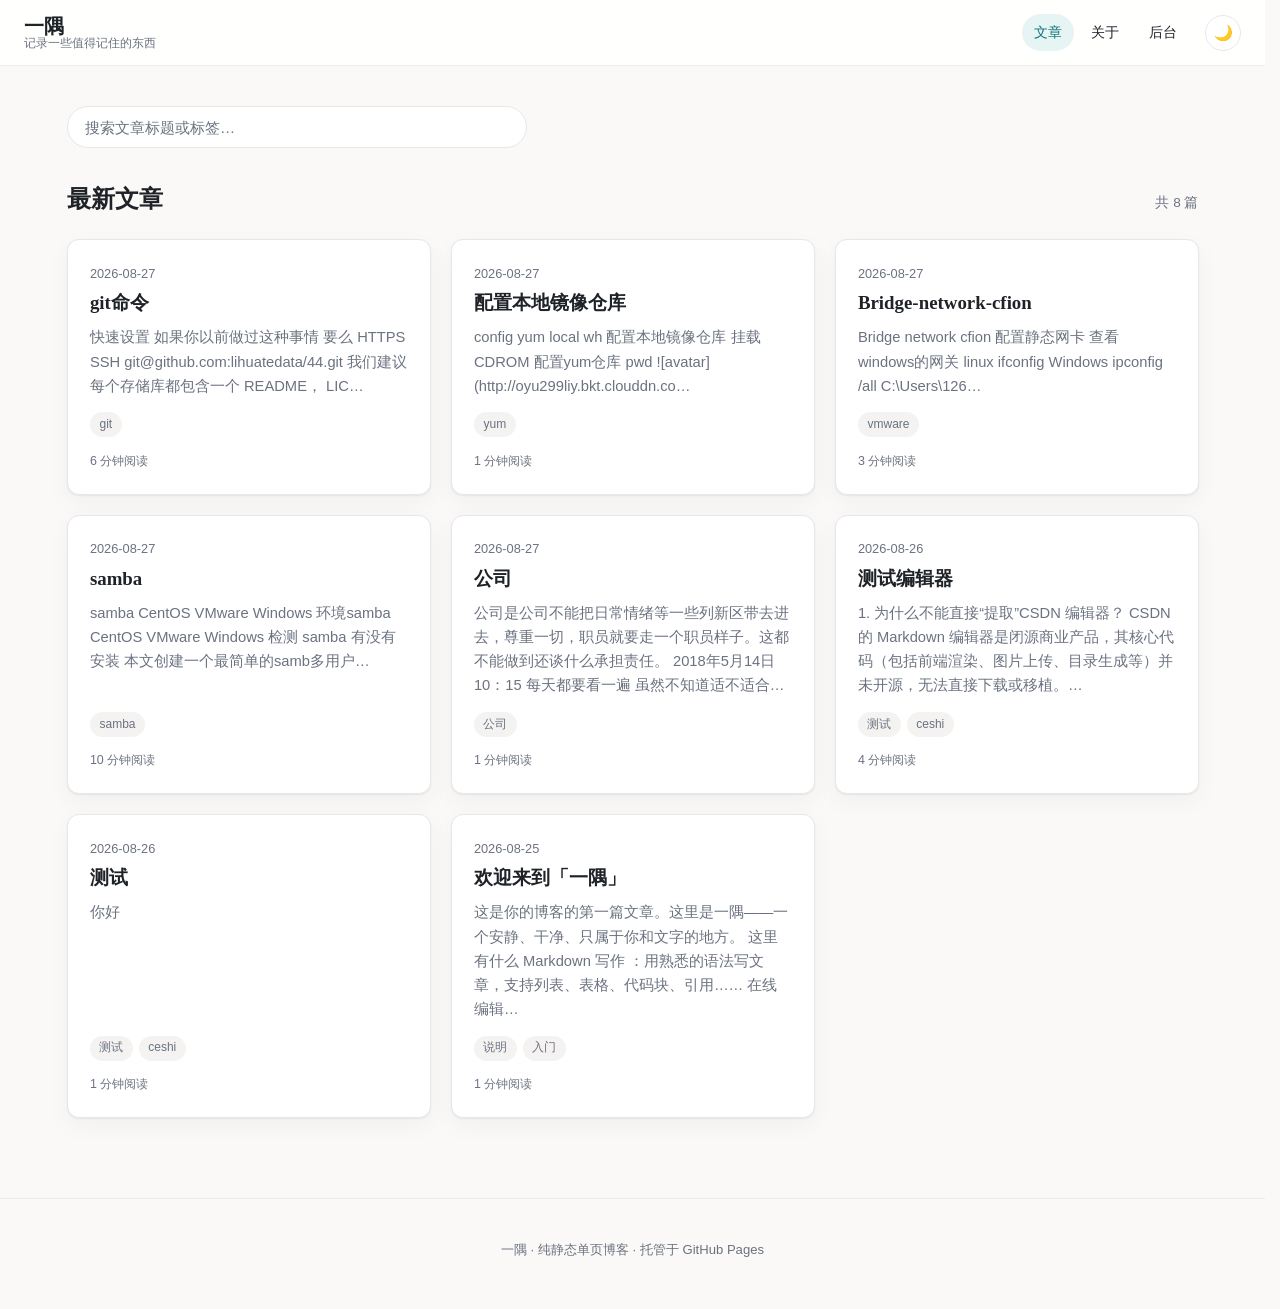
<file: index.html>
<!DOCTYPE html>
<html lang="zh-CN" data-theme="light">
<head>
  <meta charset="utf-8">
  <meta name="viewport" content="width=device-width, initial-scale=1">
  <meta name="description" content="一隅 · 一个安静、干净的单页博客">
  <title>一隅 · 记录一些值得记住的东西</title>
  <link rel="stylesheet" href="assets/css/style.css">
  <script>
    // 主题预设（与后台同一 localStorage key），提前执行避免夜间闪白
    (function () {
      try {
        var t = localStorage.getItem("theme") ||
          (window.matchMedia("(prefers-color-scheme: dark)").matches ? "dark" : "light");
        document.documentElement.setAttribute("data-theme", t);
        document.addEventListener("DOMContentLoaded", function () {
          var b = document.getElementById("theme-toggle");
          if (b) b.textContent = t === "dark" ? "☀️" : "🌙";
        });
      } catch (e) {}
    })();
  </script>
  <!-- 评论预加载：提前建立连接并下载 giscus 脚本，让评论区尽早出现 -->
  <link rel="preconnect" href="https://giscus.app" crossorigin>
  <link rel="preconnect" href="https://api.github.com" crossorigin>
  <link rel="preload" href="https://giscus.app/client.js" as="script" crossorigin="anonymous">
</head>
<body>
  <header class="topbar">
    <div class="brand">
      <span class="title">一隅</span>
      <span class="tagline">记录一些值得记住的东西</span>
    </div>
    <nav class="nav">
      <a href="#/" class="active">文章</a>
      <a href="#/about">关于</a>
      <a href="admin.html">后台</a>
    </nav>
    <button id="theme-toggle" class="icon-btn" title="切换明暗模式">🌙</button>
  </header>

  <main class="main">
    <div class="search-wrap">
      <input id="search" class="search" type="search" placeholder="搜索文章标题或标签…" autocomplete="off">
    </div>
    <div id="app"><div class="loading">正在加载文章…</div></div>
  </main>

  <footer class="footer">一隅 · 纯静态单页博客 · 托管于 GitHub Pages</footer>

  <button id="back-top" class="back-top" title="返回顶部">↑</button>
  <div id="toast" class="toast"></div>

  <script src="assets/vendor/highlight.min.js?v=11"></script>
  <script src="assets/vendor/marked.min.js"></script>
  <script src="assets/vendor/purify.min.js"></script>
  <script src="config.js"></script>
  <script src="assets/js/blog.js"></script>
</body>
</html>
</file>
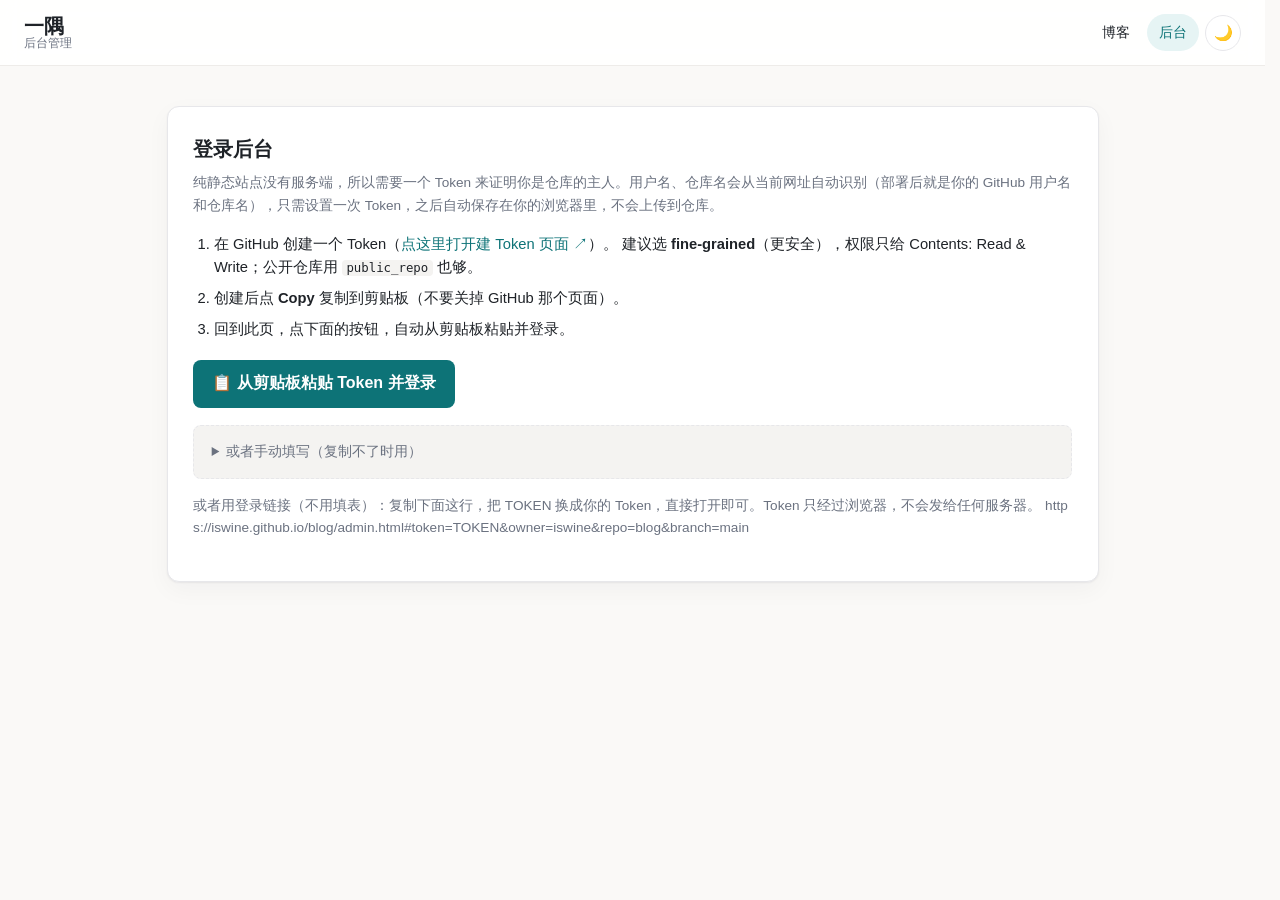
<file: admin.html>
<!DOCTYPE html>
<html lang="zh-CN" data-theme="light">
<head>
  <meta charset="utf-8">
  <meta name="viewport" content="width=device-width, initial-scale=1">
  <title>后台 · 一隅</title>
  <script>
    // 主题预设（与前台同一 localStorage key），提前执行避免夜间闪白
    (function () {
      try {
        var t = localStorage.getItem("theme") ||
          (window.matchMedia("(prefers-color-scheme: dark)").matches ? "dark" : "light");
        document.documentElement.setAttribute("data-theme", t);
        document.addEventListener("DOMContentLoaded", function () {
          var b = document.getElementById("theme-toggle");
          if (b) b.textContent = t === "dark" ? "☀️" : "🌙";
        });
      } catch (e) {}
    })();
  </script>
  <link rel="stylesheet" href="assets/css/style.css">
  <link rel="stylesheet" href="assets/vendor/hljs-github-dark.min.css">
  <link rel="stylesheet" href="assets/vendor/bytemd/bytemd.min.css">
</head>
<body>
  <header class="topbar">
    <div class="brand"><span class="title">一隅</span><span class="tagline">后台管理</span></div>
    <nav class="nav"><a href="index.html">博客</a><a href="admin.html" class="active">后台</a><button id="theme-toggle" class="icon-btn" title="切换明暗模式">🌙</button></nav>
  </header>

  <main class="admin-wrap">
    <!-- 登录 -->
    <section id="login-card" class="admin-card">
      <h2>登录后台</h2>
      <p class="hint">纯静态站点没有服务端，所以需要一个 Token 来证明你是仓库的主人。用户名、仓库名会从当前网址自动识别（部署后就是你的 GitHub 用户名和仓库名），只需设置一次 Token，之后自动保存在你的浏览器里，不会上传到仓库。</p>

      <ol class="steps">
        <li>在 GitHub 创建一个 Token（<a href="https://github.com/settings/tokens/new?scopes=repo&amp;description=%E4%B8%80%E9%9A%85%E5%8D%9A%E5%8D%88%E5%90%8E%E5%8F%B0" target="_blank" rel="noopener">点这里打开建 Token 页面 ↗</a>）。
          建议选 <b>fine-grained</b>（更安全），权限只给 Contents: Read &amp; Write；公开仓库用 <code>public_repo</code> 也够。</li>
        <li>创建后点 <b>Copy</b> 复制到剪贴板（不要关掉 GitHub 那个页面）。</li>
        <li>回到此页，点下面的按钮，自动从剪贴板粘贴并登录。</li>
      </ol>

      <button id="paste-login-btn" class="btn" style="font-size:1rem;padding:0.85rem 1.2rem">📋 从剪贴板粘贴 Token 并登录</button>

      <details class="manual">
        <summary>或者手动填写（复制不了时用）</summary>
        <div class="form-row" style="margin-top:1rem">
          <label class="field">GitHub 用户名<input id="f-owner" type="text" placeholder="your-github-username"></label>
          <label class="field">仓库名<input id="f-repo" type="text" placeholder="blog"></label>
          <label class="field">分支<input id="f-branch" type="text" placeholder="main" value="main"></label>
        </div>
        <div class="form-row">
          <label class="field" style="flex:1 1 100%">Personal Access Token<input id="f-token" type="password" placeholder="github_pat_…" autocomplete="off"></label>
        </div>
        <button id="login-btn" class="btn ghost">手动登录</button>
      </details>

      <p class="hint" id="link-hint"></p>
    </section>

    <!-- 文章管理 -->
    <section id="list-panel" class="admin-card" style="display:none">
      <h2>文章管理</h2>
      <p class="hint" id="user-hint"></p>
      <div id="post-list"></div>
      <div style="display:flex;gap:.5rem;flex-wrap:wrap;margin-top:1rem">
        <button id="new-btn" class="btn">＋ 新建文章</button>
        <button id="sync-btn" class="btn ghost">从仓库同步索引</button>
        <button id="logout-btn" class="btn ghost" style="margin-left:auto">退出登录</button>
      </div>
    </section>

<!-- 编辑器（掘金式全屏） -->
    <section id="editor-panel" style="display:none">
      <div class="ed-topbar">
        <a href="#" id="ed-back" class="ed-back" title="返回列表">←</a>
        <input id="e-title" class="ed-title" type="text" placeholder="请输入文章标题…">
        <button id="theme-toggle-ed" class="icon-btn" title="切换明暗模式">🌙</button>
        <button id="meta-ball" class="meta-ball" title="文章设置：slug / 日期 / 标签"></button>
        <button id="publish-btn" class="btn">发布</button>
        <nav class="nav" style="margin-left:0.2rem">
          <a href="index.html">博客</a>
          <a href="admin.html" class="active">后台</a>
        </nav>
      </div>
      <div class="ed-body">
        <div id="e-editor"></div>
      </div>
      <div id="meta-pop" class="meta-pop">
        <div class="meta-pop-head">文章设置<button id="meta-close" class="meta-close">×</button></div>
        <label class="field">slug<input id="e-slug" type="text" placeholder="留空则从标题生成"></label>
        <label class="field">日期<input id="e-date" type="date"></label>
        <label class="field">标签（逗号分隔）<input id="e-tags" type="text" placeholder="标签1, 标签2"></label>
        <p class="hint" style="margin:.4rem 0 0">留空的 slug 会按标题自动生成。</p>
      </div>
    </section>
  </main>

  <div id="toast" class="toast"></div>
  <button id="back-top" class="back-top">↑</button>

  <script>window.process = window.process || { env: { NODE_ENV: "production" } };</script>
  <script src="assets/vendor/highlight.min.js"></script>
  <script src="assets/vendor/bytemd/plugin-gfm.min.js"></script>
  <script src="assets/vendor/bytemd/plugin-highlight.min.js"></script>
  <script src="assets/vendor/bytemd/bytemd.min.js"></script>
  <script src="config.js"></script>
  <script src="assets/js/admin.js"></script>
</body>
</html>
</file>
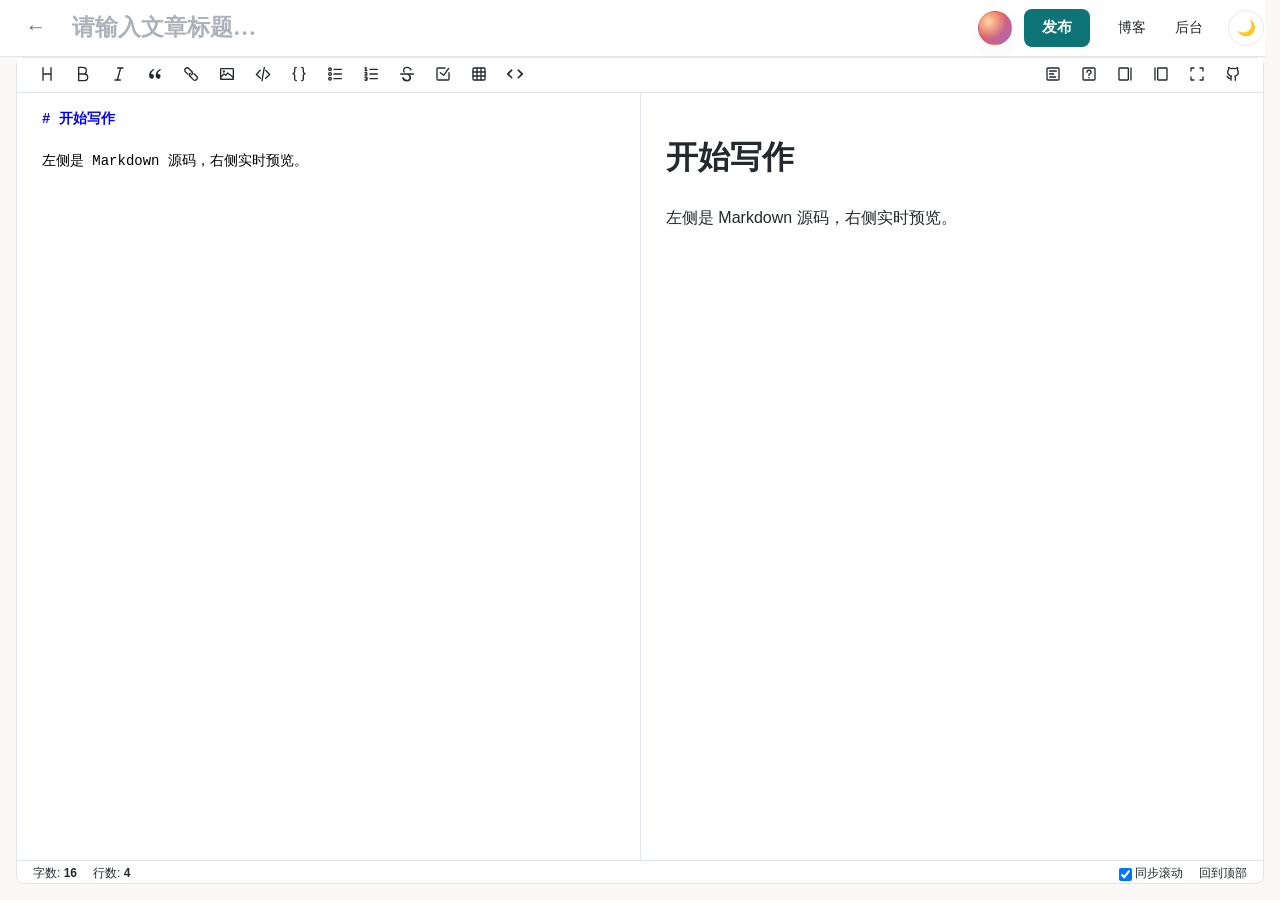
<file: bytemd-demo.html>
<!DOCTYPE html>
<html lang="zh-CN" data-theme="light">
<head>
  <meta charset="utf-8">
  <meta name="viewport" content="width=device-width, initial-scale=1">
  <title>ByteMD 编辑器预览 · 一隅</title>
  <script>
    (function () {
      try {
        var t = localStorage.getItem("theme") ||
          (window.matchMedia("(prefers-color-scheme: dark)").matches ? "dark" : "light");
        document.documentElement.setAttribute("data-theme", t);
        document.addEventListener("DOMContentLoaded", function () {
          var b = document.getElementById("theme-toggle");
          if (b) b.textContent = t === "dark" ? "☀️" : "🌙";
        });
      } catch (e) {}
    })();
  </script>
  <link rel="stylesheet" href="assets/css/style.css">
  <link rel="stylesheet" href="assets/vendor/hljs-github-dark.min.css">
  <link rel="stylesheet" href="assets/vendor/bytemd/bytemd.min.css">
</head>
<body class="editor-open-host">
  <!-- 全屏编辑视图（与后台编辑面板同款结构） -->
  <div id="editor-panel" class="editor-open">
    <div class="ed-topbar">
      <span class="ed-back" title="返回">←</span>
      <input id="e-title" class="ed-title" type="text" placeholder="请输入文章标题…" value="">
      <button id="meta-ball" class="meta-ball" title="文章设置：slug / 日期 / 标签"></button>
      <button id="publish-btn" class="btn">发布</button>
      <nav class="nav" style="margin-left:0.2rem">
        <a href="index.html">博客</a>
        <a href="admin.html">后台</a>
      </nav>
      <button id="theme-toggle" class="icon-btn" title="切换明暗模式">🌙</button>
    </div>
    <div class="ed-body">
      <div id="e-editor"></div>
    </div>
    <div id="meta-pop" class="meta-pop">
      <div class="meta-pop-head">文章设置<button id="meta-close" class="meta-close">×</button></div>
      <label class="field">slug<input type="text" placeholder="留空则从标题生成"></label>
      <label class="field">日期<input type="date"></label>
      <label class="field">标签（逗号分隔）<input type="text" placeholder="标签1, 标签2"></label>
    </div>
  </div>

  <script>window.process = window.process || { env: { NODE_ENV: "production" } };</script>
  <script src="assets/vendor/highlight.min.js"></script>
  <script src="assets/vendor/bytemd/plugin-gfm.min.js"></script>
  <script src="assets/vendor/bytemd/plugin-highlight.min.js"></script>
  <script src="assets/vendor/bytemd/bytemd.min.js"></script>
  <script>
  const CODE_LANGS = [
    ["Text", ""], ["Bash", "bash"], ["C", "c"], ["C++", "cpp"], ["C#", "csharp"],
    ["Java", "java"], ["JavaScript", "javascript"], ["TypeScript", "typescript"],
    ["Python", "python"], ["Go", "go"], ["Rust", "rust"], ["PHP", "php"],
    ["Ruby", "ruby"], ["Swift", "swift"], ["Kotlin", "kotlin"],
    ["Objective-C", "objectivec"], ["CSS", "css"], ["HTML/XML", "xml"],
    ["SQL", "sql"], ["JSON", "json"], ["YAML", "yaml"], ["Shell", "shell"],
    ["Lua", "lua"], ["Markdown", "markdown"],
  ];
  async function uploadImages(files) {
    return files.map(f => ({ url: "assets/img/" + f.name }));
  }
  function codeBlockPlugin() {
    return {
      actions: [{
        title: "插入代码块",
        icon: '<svg width="16" height="16" viewBox="0 0 16 16" fill="currentColor"><path d="M5.28 3.72a.75.75 0 0 1 0 1.06L2.06 8l3.22 3.22a.75.75 0 1 1-1.06 1.06L-.47 8l4.53-4.53a.75.75 0 0 1 1.06 0zm5.44 0a.75.75 0 0 0 0 1.06L13.94 8l-3.22 3.22a.75.75 0 1 0 1.06 1.06L16.47 8l-4.69-4.53a.75.75 0 0 0-1.06 0z"/></svg>',
        handler: {
          type: "dropdown",
          actions: CODE_LANGS.map(([label, v]) => ({
            title: label,
            icon: "",
            handler: { type: "action", click: (ctx) => ctx.appendBlock("```" + v + "\n\n```") },
          })),
        },
      }],
    };
  }
  fetch("assets/vendor/bytemd/locales/zh_Hans.json")
    .then((r) => (r.ok ? r.json() : {}))
    .then((zh) => {
      const ed = new bytemd.Editor({
        target: document.getElementById("e-editor"),
        props: {
          value: "# 开始写作\n\n左侧是 Markdown 源码，右侧实时预览。\n",
          placeholder: "# 标题\n正文…",
          locale: zh,
          plugins: [bytemdPluginGfm(), bytemdPluginHighlight(), codeBlockPlugin()],
          uploadImages,
        },
      });
      ed.$on("change", (e) => ed.$set({ value: e.detail.value })); // 受控回环：驱动右侧预览
    });

  // 弹窗交互（同后台）
  const pop = document.getElementById("meta-pop");
  const ball = document.getElementById("meta-ball");
  ball.addEventListener("click", () => pop.classList.toggle("open"));
  document.getElementById("meta-close").addEventListener("click", () => pop.classList.remove("open"));
  document.addEventListener("mousedown", (ev) => {
    if (!pop.classList.contains("open")) return;
    if (pop.contains(ev.target) || ball.contains(ev.target)) return;
    pop.classList.remove("open");
  });

  document.getElementById("theme-toggle").addEventListener("click", () => {
    const t = document.documentElement.getAttribute("data-theme") === "dark" ? "light" : "dark";
    document.documentElement.setAttribute("data-theme", t);
    try { localStorage.setItem("theme", t); } catch (e) {}
    document.getElementById("theme-toggle").textContent = t === "dark" ? "☀️" : "🌙";
  });
  </script>
</body>
</html>
</file>
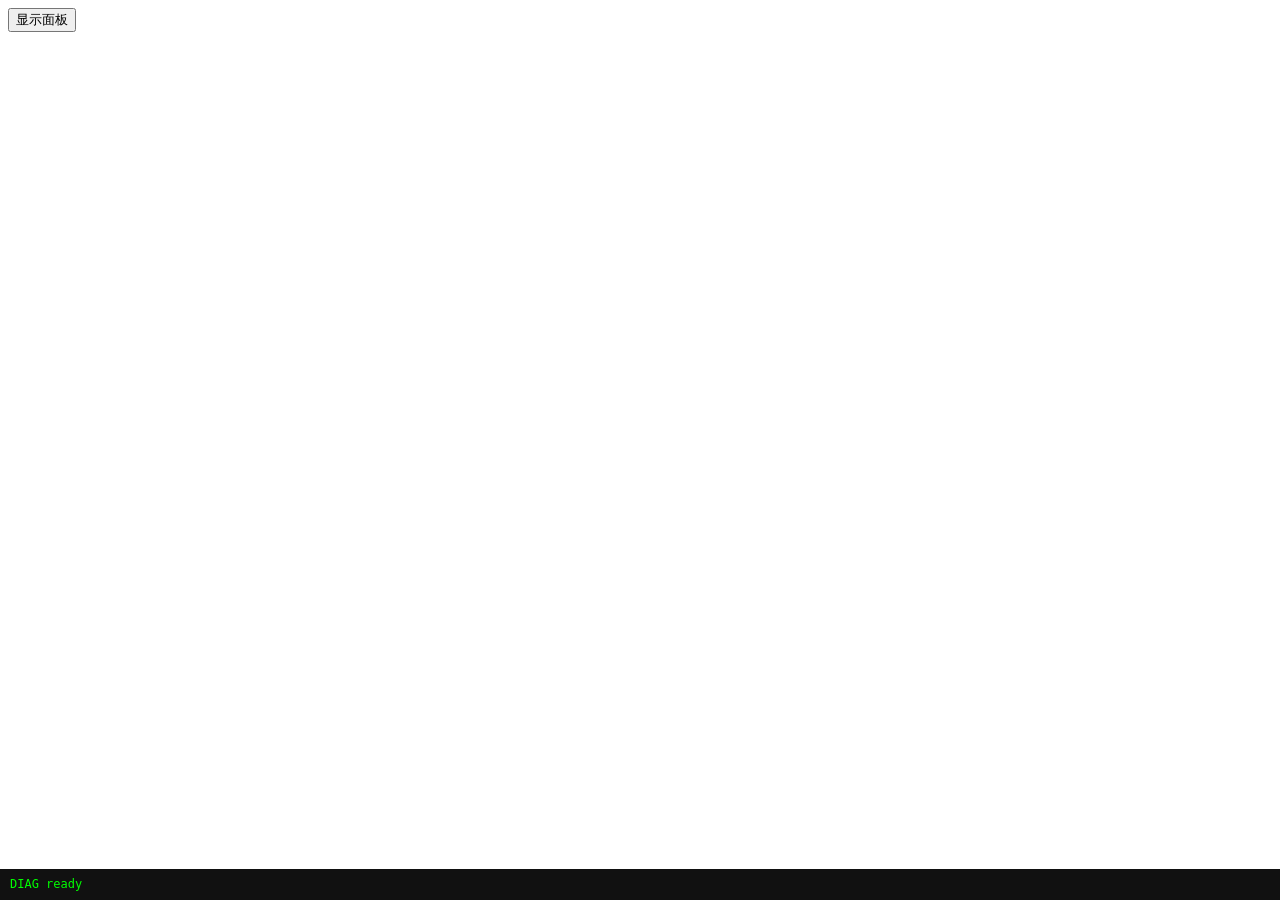
<file: repro-hidden.html>
<!DOCTYPE html>
<html lang="zh-CN">
<head>
  <meta charset="utf-8">
  <title>复现实验：隐藏容器中创建 bytemd</title>
  <link rel="stylesheet" href="assets/vendor/hljs-github-dark.min.css">
  <link rel="stylesheet" href="assets/vendor/bytemd/bytemd.min.css">
</head>
<body>
  <button id="show">显示面板</button>
  <div id="panel" style="display:none"><div id="e-editor"></div></div>
  <div id="diag" style="position:fixed;left:0;right:0;bottom:0;z-index:9999;background:#111;color:#0f0;font:12px/1.6 Consolas,monospace;padding:6px 10px;max-height:180px;overflow:auto">
<div>DIAG ready</div>
</div>
<script>
(function () {
  var box = null;
  function log(msg, red) {
    box = box || document.getElementById("diag");
    var d = document.createElement("div");
    d.textContent = msg;
    if (red) d.style.color = "#ff5252";
    box.appendChild(d);
    box.scrollTop = box.scrollHeight;
  }
  window.onerror = function (m, s, l) {
    log("ERROR: " + m + " @ " + (s || "").split("/").pop() + ":" + l, true);
  };
  window.addEventListener("unhandledrejection", function (e) {
    log("REJECTION: " + (e.reason && e.reason.message ? e.reason.message : e.reason), true);
  });
  window.__diaglog = log;
})();
</script>
<script>window.process = window.process || { env: { NODE_ENV: "production" } };</script>
  <script src="assets/vendor/highlight.min.js"></script>
  <script src="assets/vendor/bytemd/plugin-gfm.min.js"></script>
  <script src="assets/vendor/bytemd/plugin-highlight.min.js"></script>
  <script src="assets/vendor/bytemd/bytemd.min.js"></script>
  <script>
  let ed;
  window.onerror = function(m){ document.title = "ERR:" + m; };
  fetch("assets/vendor/bytemd/locales/zh_Hans.json").then(r=>r.json()).then(zh=>{
    let changes = 0;
    // 模拟后台完整链路：页面加载即创建（隐藏容器）+ gfm/highlight 插件
    ed = new bytemd.Editor({
      target: document.getElementById("e-editor"),
      props: {
        value: "",
        locale: zh,
        plugins: [bytemdPluginGfm(), bytemdPluginHighlight()],
      },
    });
    ed.$on("change", (e) => { changes++; document.title = "changes:" + changes + " len:" + e.detail.value.length;
      window.__diaglog && window.__diaglog("change #" + changes + " len=" + e.detail.value.length); });
    // 模拟 openEditor：1500ms 后显示面板并 $set 正文
    setTimeout(() => {
      document.getElementById("panel").style.display = "block";
      ed.$set({ value: "# 已有文章\n\n旧正文段落。\n\n```js\nconsole.log(1);\n```\n" });
    }, 1500);
  });
  </script>
</body>
</html>
</file>
<file: assets/css/style.css>
/* ===================== 主题变量 ===================== */
:root {
  --bg: #faf9f7;
  --surface: #ffffff;
  --surface-soft: #f4f3f1;
  --text: #1f2328;
  --text-muted: #6b7280;
  --border: #e7e7ea;
  --border-soft: #eeece9;
  --accent: #0d7377;
  --accent-soft: #e6f4f4;
  --accent-contrast: #ffffff;
  --code-bg: #f3f4f6;
  --code-text: #2a2a2a;
  --shadow: 0 1px 2px rgba(15, 23, 42, 0.06), 0 8px 24px rgba(15, 23, 42, 0.04);
  --shadow-hover: 0 4px 12px rgba(15, 23, 42, 0.08), 0 16px 40px rgba(15, 23, 42, 0.06);
  --radius: 12px;
  --radius-sm: 8px;
  --maxw: 1180px;
  --readw: 720px;
}

[data-theme="dark"] {
  --bg: #121212;
  --surface: #1e1e1e;
  --surface-soft: #262626;
  --text: #e6e6e6;
  --text-muted: #9aa0a6;
  --border: #2a2a2a;
  --border-soft: #2f2f2f;
  --accent: #2ab7ca;
  --accent-soft: #143b3d;
  --accent-contrast: #062a2b;
  --code-bg: #2a2a2a;
  --code-text: #e6e6e6;
  --shadow: 0 1px 2px rgba(0, 0, 0, 0.3), 0 8px 24px rgba(0, 0, 0, 0.35);
  --shadow-hover: 0 4px 12px rgba(0, 0, 0, 0.4), 0 16px 40px rgba(0, 0, 0, 0.45);
}

/* ===================== 基础 ===================== */
* { box-sizing: border-box; }
html { scroll-behavior: smooth; -webkit-text-size-adjust: 100%; scrollbar-gutter: stable; }

/* ---------- 前台代码块语法高亮（highlight.js，配色跟随明暗模式） ---------- */
:root {
  --hljs-keyword: #d73a49;
  --hljs-string: #0a3069;
  --hljs-comment: #6a737d;
  --hljs-number: #005cc5;
  --hljs-title: #6f42c1;
  --hljs-attr: #e36209;
  --hljs-literal: #005cc5;
  --hljs-meta: #6a737d;
}
[data-theme="dark"] {
  --hljs-keyword: #ff7b72;
  --hljs-string: #a5d6ff;
  --hljs-comment: #8b949e;
  --hljs-number: #79b8ff;
  --hljs-title: #d2a8ff;
  --hljs-attr: #ffa657;
  --hljs-literal: #79b8ff;
  --hljs-meta: #8b949e;
}
.post .hljs-keyword, .post .hljs-selector-tag, .post .hljs-doctag { color: var(--hljs-keyword); }
.post .hljs-string, .post .hljs-regexp, .post .hljs-addition { color: var(--hljs-string); }
.post .hljs-comment, .post .hljs-quote { color: var(--hljs-comment); font-style: italic; }
.post .hljs-number, .post .hljs-variable, .post .hljs-template-variable,
.post .hljs-type, .post .hljs-deletion { color: var(--hljs-number); }
.post .hljs-title, .post .hljs-section, .post .hljs-name, .post .hljs-selector-id,
.post .hljs-selector-class { color: var(--hljs-title); }
.post .hljs-attr, .post .hljs-attribute, .post .hljs-built_in { color: var(--hljs-attr); }
.post .hljs-literal, .post .hljs-symbol, .post .hljs-bullet { color: var(--hljs-literal); }
.post .hljs-meta { color: var(--hljs-meta); }
.post .hljs-emphasis { font-style: italic; }
.post .hljs-strong { font-weight: 600; }
body {
  margin: 0;
  background: var(--bg);
  color: var(--text);
  font-family: -apple-system, BlinkMacSystemFont, "Segoe UI", "PingFang SC",
    "Hiragino Sans GB", "Microsoft YaHei", Roboto, Helvetica, Arial, sans-serif;
  font-size: 16px;
  line-height: 1.65;
  -webkit-font-smoothing: antialiased;
  text-rendering: optimizeLegibility;
  transition: background 0.25s ease, color 0.25s ease;
}

a { color: var(--accent); text-decoration: none; }
a:hover { text-decoration: underline; }

img { display: block; max-width: 100%; height: auto; }

::selection { background: var(--accent-soft); color: var(--accent); }

/* ===================== 顶栏 ===================== */
.topbar {
  position: sticky;
  top: 0;
  z-index: 50;
  display: flex;
  align-items: center;
  gap: 1rem;
  padding: 0.9rem 1.5rem;
  background: color-mix(in srgb, var(--surface) 88%, transparent);
  backdrop-filter: blur(10px);
  border-bottom: 1px solid var(--border-soft);
}

.brand { display: flex; flex-direction: column; line-height: 1.1; }
.brand .title {
  font-family: "Songti SC", "STSong", "SimSun", "Georgia", serif;
  font-size: 1.25rem;
  font-weight: 700;
  letter-spacing: 0.02em;
}
.brand .tagline { font-size: 0.78rem; color: var(--text-muted); }

.nav { display: flex; align-items: center; gap: 0.35rem; margin-left: auto; }
.nav a {
  padding: 0.4rem 0.75rem;
  border-radius: 999px;
  color: var(--text);
  font-size: 0.9rem;
  font-weight: 500;
}
.nav a:hover { background: var(--surface-soft); text-decoration: none; }
.nav a.active { background: var(--accent-soft); color: var(--accent); }

.icon-btn {
  display: inline-flex;
  align-items: center;
  justify-content: center;
  width: 36px;
  height: 36px;
  border: 1px solid var(--border);
  background: var(--surface);
  color: var(--text);
  border-radius: 999px;
  cursor: pointer;
  font-size: 0.95rem;
  transition: border-color 0.2s, background 0.2s, transform 0.15s;
}
.icon-btn:hover { border-color: var(--accent); background: var(--surface-soft); }
.icon-btn:active { transform: scale(0.92); }

/* ===================== 主内容 ===================== */
.main { max-width: var(--maxw); margin: 0 auto; padding: 2.5rem 1.5rem 5rem; }

.search-wrap { margin-bottom: 2rem; }
.search {
  width: 100%;
  max-width: 460px;
  padding: 0.7rem 1.1rem;
  border: 1px solid var(--border);
  background: var(--surface);
  color: var(--text);
  border-radius: 999px;
  font-size: 0.95rem;
  outline: none;
  transition: border-color 0.2s, box-shadow 0.2s;
}
.search::placeholder { color: var(--text-muted); }
.search:focus { border-color: var(--accent); box-shadow: 0 0 0 3px var(--accent-soft); }

.section-head {
  display: flex;
  align-items: baseline;
  justify-content: space-between;
  margin-bottom: 1.25rem;
}
.section-head h2 {
  margin: 0;
  font-family: "Songti SC", "STSong", "SimSun", "Georgia", serif;
  font-size: 1.5rem;
  font-weight: 700;
}
.section-head .count { color: var(--text-muted); font-size: 0.85rem; }

/* ===================== 文章列表 ===================== */
.post-list {
  display: grid;
  grid-template-columns: repeat(3, 1fr);
  gap: 1.25rem;
}
.card {
  display: flex;
  flex-direction: column;
  background: var(--surface);
  border: 1px solid var(--border);
  border-radius: var(--radius);
  padding: 1.4rem;
  box-shadow: var(--shadow);
  transition: transform 0.2s ease, box-shadow 0.2s ease, border-color 0.2s ease;
}
.card:hover { transform: translateY(-3px); box-shadow: var(--shadow-hover); border-color: var(--border-soft); }
.card .date { color: var(--text-muted); font-size: 0.8rem; }
.card h3 {
  margin: 0.4rem 0 0.6rem;
  font-family: "Songti SC", "STSong", "SimSun", "Georgia", serif;
  font-size: 1.18rem;
  line-height: 1.35;
}
.card h3 a { color: var(--text); }
.card h3 a:hover { color: var(--accent); }
.card .excerpt { margin: 0 0 0.9rem; color: var(--text-muted); font-size: 0.92rem; flex: 1; }
.tags { display: flex; flex-wrap: wrap; gap: 0.35rem; }
.tag {
  display: inline-block;
  padding: 0.15rem 0.6rem;
  font-size: 0.75rem;
  background: var(--surface-soft);
  color: var(--text-muted);
  border-radius: 999px;
}
.card .read-time { margin-top: 0.85rem; color: var(--text-muted); font-size: 0.78rem; }

.empty, .error, .loading {
  text-align: center;
  color: var(--text-muted);
  padding: 4rem 1rem;
}
.error { color: #c0392b; }

/* ===================== 文章正文 ===================== */
.post {
  max-width: var(--readw);
  margin: 0 auto;
  background: var(--surface);
  border: 1px solid var(--border);
  border-radius: var(--radius);
  padding: 2.5rem 2rem;
  box-shadow: var(--shadow);
}
.post .meta { color: var(--text-muted); font-size: 0.85rem; margin-bottom: 1.5rem; display: flex; flex-wrap: wrap; gap: 0.5rem; align-items: center; }
.post .meta .tag { background: var(--surface-soft); }
.post h1, .post h2, .post h3, .about h1, .about h2, .about h3 {
  font-family: "Songti SC", "STSong", "SimSun", "Georgia", serif;
  font-weight: 700;
  line-height: 1.3;
  color: var(--text);
}
.post h1 { font-size: 2rem; margin: 0 0 1.25rem; }
.post h2 { font-size: 1.5rem; margin: 1.7rem 0 0.8rem; padding-bottom: 0.3rem; border-bottom: 1px solid var(--border-soft); }
.post h3 { font-size: 1.25rem; margin: 1.4rem 0 0.6rem; }
.post p { margin: 0.9rem 0; }
.post ul, .post ol { padding-left: 1.4rem; margin: 0.8rem 0; }
.post li { margin: 0.3rem 0; }
.post a { color: var(--accent); }
.post blockquote {
  margin: 1.2rem 0;
  padding: 0.3rem 0 0.3rem 1rem;
  border-left: 3px solid var(--accent);
  color: var(--text-muted);
  font-style: italic;
  background: var(--surface-soft);
  border-radius: 0 var(--radius-sm) var(--radius-sm) 0;
}
.post code {
  font-family: "SFMono-Regular", "JetBrains Mono", "Menlo", Consolas, monospace;
  font-size: 0.88em;
  background: var(--code-bg);
  color: var(--code-text);
  padding: 0.12em 0.4em;
  border-radius: 5px;
}
.post pre {
  background: var(--code-bg);
  color: var(--code-text);
  padding: 1rem 1.1rem;
  border-radius: var(--radius-sm);
  overflow-x: auto;
  margin: 1.2rem 0;
  font-size: 1rem;
  line-height: 1.55;
}
.post pre code { background: none; color: inherit; padding: 0; }
.post img { border-radius: var(--radius-sm); margin: 1.2rem 0; box-shadow: var(--shadow); }
.post table {
  border-collapse: collapse;
  width: 100%;
  margin: 1.2rem 0;
  font-size: 0.92rem;
}
.post th, .post td { padding: 0.6rem 0.8rem; border: 1px solid var(--border); text-align: left; }
.post th { background: var(--surface-soft); font-weight: 600; }
.post hr { border: none; border-top: 1px solid var(--border); margin: 1.8rem 0; }

.breadcrumb { color: var(--text-muted); font-size: 0.85rem; margin-bottom: 1.25rem; }
.breadcrumb a { color: var(--text-muted); }
.breadcrumb a:hover { color: var(--accent); }

/* ===================== 页脚 ===================== */
.footer {
  text-align: center;
  color: var(--text-muted);
  font-size: 0.82rem;
  padding: 2.5rem 1.5rem 3rem;
  border-top: 1px solid var(--border-soft);
}

/* ===================== 返回顶部 ===================== */
.back-top {
  position: fixed;
  right: 1.25rem;
  bottom: 1.25rem;
  width: 44px;
  height: 44px;
  border-radius: 999px;
  border: 1px solid var(--border);
  background: var(--surface);
  color: var(--text);
  font-size: 1.1rem;
  cursor: pointer;
  box-shadow: var(--shadow);
  opacity: 0;
  transform: translateY(10px);
  pointer-events: none;
  transition: opacity 0.2s, transform 0.2s, background 0.2s;
}
.back-top.show { opacity: 1; transform: none; pointer-events: auto; }
.back-top:hover { background: var(--surface-soft); border-color: var(--accent); }

/* ===================== Toast ===================== */
.toast {
  position: fixed;
  bottom: 1.5rem;
  left: 50%;
  transform: translateX(-50%) translateY(20px);
  background: var(--text);
  color: var(--surface);
  padding: 0.7rem 1.25rem;
  border-radius: 999px;
  font-size: 0.9rem;
  box-shadow: var(--shadow);
  opacity: 0;
  pointer-events: none;
  transition: opacity 0.25s, transform 0.25s;
  z-index: 300;
}
.toast.show { opacity: 1; transform: translateX(-50%) translateY(0); }
.toast.error { background: #c0392b; color: #fff; }
.toast.ok { background: var(--accent); color: var(--accent-contrast); }

/* giscus 评论区与文章对齐 */
#giscus-container {
  max-width: var(--readw);
  margin: 2rem auto;
}
.admin-wrap { max-width: 980px; margin: 0 auto; padding: 2.5rem 1.5rem 6rem; }
.admin-card {
  background: var(--surface);
  border: 1px solid var(--border);
  border-radius: var(--radius);
  padding: 1.6rem;
  box-shadow: var(--shadow);
  margin-bottom: 1.5rem;
}
.admin-card h2 { margin: 0 0 0.4rem; font-family: "Songti SC", "STSong", "SimSun", "Georgia", serif; font-size: 1.25rem; }
.admin-card .hint { color: var(--text-muted); font-size: 0.85rem; margin: 0 0 1rem; }
.form-row { display: flex; flex-wrap: wrap; gap: 0.75rem; align-items: flex-end; margin-bottom: 1rem; }
.form-row label { display: block; font-size: 0.8rem; color: var(--text-muted); margin-bottom: 0.25rem; }
.field { flex: 1 1 180px; }
.field input, .field textarea, .field select {
  width: 100%;
  padding: 0.6rem 0.7rem;
  border: 1px solid var(--border);
  background: var(--surface);
  color: var(--text);
  border-radius: var(--radius-sm);
  font-size: 0.92rem;
  font-family: inherit;
  outline: none;
  transition: border-color 0.2s, box-shadow 0.2s;
}
.field input:focus, .field textarea:focus, .field select:focus {
  border-color: var(--accent);
  box-shadow: 0 0 0 3px var(--accent-soft);
}
.field textarea { resize: vertical; min-height: 260px; font-family: "SFMono-Regular", "JetBrains Mono", "Menlo", Consolas, monospace; font-size: 0.88rem; line-height: 1.55; }
.tags-input { width: 100%; padding: 0.6rem 0.7rem; border: 1px solid var(--border); background: var(--surface); color: var(--text); border-radius: var(--radius-sm); font-size: 0.92rem; }

.btn {
  display: inline-flex;
  align-items: center;
  justify-content: center;
  gap: 0.4rem;
  padding: 0.6rem 1.1rem;
  border: none;
  border-radius: var(--radius-sm);
  background: var(--accent);
  color: var(--accent-contrast);
  font-size: 0.92rem;
  font-weight: 600;
  cursor: pointer;
  transition: background 0.2s, transform 0.12s, opacity 0.2s;
}
.btn:hover { background: color-mix(in srgb, var(--accent) 88%, #000); }
.btn:active { transform: scale(0.97); }
.btn.ghost { background: var(--surface-soft); color: var(--text); border: 1px solid var(--border); }
.btn.ghost:hover { background: var(--border-soft); }
.btn.danger { background: #c0392b; color: #fff; }
.btn:disabled { opacity: 0.5; cursor: not-allowed; }

.post-row { display: flex; align-items: center; justify-content: space-between; gap: 1rem; padding: 0.85rem 0; border-bottom: 1px solid var(--border-soft); }
.post-row:last-child { border-bottom: none; }
.post-row .info { min-width: 0; }
.post-row .info .ptitle { font-weight: 600; }
.post-row .info .pmeta { color: var(--text-muted); font-size: 0.8rem; }
.post-row .actions { display: flex; gap: 0.4rem; flex-shrink: 0; }

/* ===================== ByteMD 编辑器 ===================== */
/* 编辑面板打开时铺满视口（掘金式） */
#editor-panel.editor-open {
  position: fixed;
  inset: 0;
  z-index: 200;
  display: flex;
  flex-direction: column;
  background: var(--bg);
}
.ed-topbar {
  display: flex;
  align-items: center;
  gap: 0.8rem;
  padding: 0.55rem 1rem;
  background: var(--surface);
  border-bottom: 1px solid var(--border);
  flex-shrink: 0;
}
.ed-topbar .nav { flex-shrink: 0; }
.ed-back {
  font-size: 1.3rem;
  line-height: 1;
  color: var(--text-muted);
  padding: 0.35rem 0.6rem;
  border-radius: 8px;
}
.ed-back:hover { color: var(--accent); background: var(--surface-soft); text-decoration: none; }
.ed-title {
  flex: 1;
  min-width: 0;
  border: none;
  outline: none;
  background: transparent;
  color: var(--text);
  font-family: "Songti SC", "STSong", "SimSun", "Georgia", serif;
  font-size: 1.45rem;
  font-weight: 700;
  padding: 0.25rem 0.2rem;
}
.ed-title::placeholder { color: var(--text-muted); opacity: 0.55; }
.meta-ball {
  width: 34px;
  height: 34px;
  flex-shrink: 0;
  border-radius: 50%;
  border: 1px solid rgba(0, 0, 0, 0.08);
  cursor: pointer;
  background:
    radial-gradient(circle at 30% 30%, #ffd8a8, transparent 55%),
    linear-gradient(135deg, #fc5531 10%, #b06ab3 90%);
  box-shadow: var(--shadow);
  transition: transform 0.15s ease, box-shadow 0.15s ease;
}
.meta-ball:hover { transform: scale(1.08); box-shadow: var(--shadow-hover); }
.ed-body { flex: 1; min-height: 0; padding: 0 1rem 1rem; }
.ed-body #e-editor,
.ed-body .bytemd { height: 100%; }

/* 文章设置弹窗 */
.meta-pop {
  position: fixed;
  top: 60px;
  right: 14px;
  z-index: 210;
  width: min(330px, calc(100vw - 28px));
  background: var(--surface);
  border: 1px solid var(--border);
  border-radius: 12px;
  box-shadow: var(--shadow-hover);
  padding: 1rem;
  display: none;
}
.meta-pop.open { display: block; }
.meta-pop-head {
  display: flex;
  align-items: center;
  justify-content: space-between;
  font-weight: 700;
  margin-bottom: 0.7rem;
}
.meta-close {
  border: none;
  background: none;
  font-size: 1.25rem;
  line-height: 1;
  color: var(--text-muted);
  cursor: pointer;
  padding: 0.1rem 0.4rem;
  border-radius: 6px;
}
.meta-close:hover { color: var(--text); background: var(--surface-soft); }
.meta-pop .field { display: block; margin-bottom: 0.7rem; }

.bytemd {
  height: 100%;
  border-color: var(--border);
  border-radius: var(--radius-sm);
  font-family: inherit;
}
.bytemd .bytemd-toolbar { background: var(--surface); }
.bytemd .bytemd-sidebar { background: var(--surface); }
.bytemd-fullscreen { z-index: 220; }
/* 预览区代码块深色（与文章页一致） */
.bytemd-preview pre {
  background: #272b36;
  color: #dbe1ee;
  border-radius: 8px;
}
.bytemd-preview pre code { color: inherit; background: none; }
/* GFM 任务列表复选框 */
.bytemd-preview input[type="checkbox"] { margin-right: 0.4em; }

/* ---------- ByteMD 暗色模式适配（官方样式硬编码浅色，这里覆盖） ---------- */
[data-theme="dark"] .bytemd {
  background-color: var(--surface);
  border-color: var(--border);
  color: var(--text);
}
[data-theme="dark"] .bytemd-toolbar {
  background: var(--surface);
  border-bottom-color: var(--border);
}
[data-theme="dark"] .bytemd-toolbar button { color: var(--text-muted); }
[data-theme="dark"] .bytemd-toolbar button:hover { color: var(--text); }
[data-theme="dark"] .bytemd-split .bytemd-editor { border-right-color: var(--border); }
[data-theme="dark"] .bytemd-preview,
[data-theme="dark"] .bytemd-preview > div { color: var(--text); }
[data-theme="dark"] .bytemd-preview a { color: #79b8ff; }
[data-theme="dark"] .bytemd-preview blockquote { color: var(--text-muted); border-left-color: #3b4252; }
[data-theme="dark"] .bytemd-preview table th,
[data-theme="dark"] .bytemd-preview table td { border-color: var(--border); }
[data-theme="dark"] .bytemd-preview code { background: rgba(255, 255, 255, 0.08); color: inherit; }
[data-theme="dark"] .bytemd-sidebar,
[data-theme="dark"] .bytemd-help { background: var(--surface); color: var(--text); }
/* CodeMirror 源码编辑区 */
[data-theme="dark"] .bytemd-editor .CodeMirror {
  background: var(--surface);
  color: var(--text);
}
[data-theme="dark"] .bytemd-editor .CodeMirror-cursor { border-left: 1.5px solid #cfd6e4; }
[data-theme="dark"] .bytemd-editor .CodeMirror-selected { background: #33415e !important; }
[data-theme="dark"] .bytemd-editor .cm-header { color: #7ee787; }
[data-theme="dark"] .bytemd-editor .cm-quote { color: #8b949e; }
[data-theme="dark"] .bytemd-editor .cm-link,
[data-theme="dark"] .bytemd-editor .cm-string { color: #a5d6ff; }
[data-theme="dark"] .bytemd-editor .cm-comment { color: #8b949e; }

/* 登录步骤 */
.steps { margin: 0.8rem 0 1.2rem; padding-left: 1.3rem; }
.steps li { margin: 0.5rem 0; color: var(--text); font-size: 0.92rem; line-height: 1.55; }
.steps b { color: var(--text); }
.steps code { font-family: "SFMono-Regular", "JetBrains Mono", "Menlo", Consolas, monospace; font-size: 0.84em; background: var(--surface-soft); padding: 0.05em 0.35em; border-radius: 4px; }
.manual { margin-top: 1.1rem; padding: 0.9rem 1.1rem; border: 1px dashed var(--border); border-radius: var(--radius-sm); background: var(--surface-soft); }
.manual summary { cursor: pointer; color: var(--text-muted); font-size: 0.85rem; }
.manual summary:hover { color: var(--text); }
#link-hint { margin-top: 1rem; word-break: break-all; }

/* ===================== 响应式 ===================== */
@media (max-width: 900px) {
  .post-list { grid-template-columns: repeat(2, 1fr); }
}
@media (max-width: 640px) {
  .post-list { grid-template-columns: 1fr; }
  .topbar { padding: 0.8rem 1rem; }
  .brand .tagline { display: none; }
  .nav { gap: 0.1rem; }
  .nav a { padding: 0.4rem 0.55rem; font-size: 0.85rem; }
  .post { padding: 1.6rem 1.2rem; }
  .main { padding: 2rem 1rem 4rem; }
}
@media (prefers-reduced-motion: reduce) {
  * { transition: none !important; scroll-behavior: auto !important; }
}
</file>
<file: assets/vendor/hljs-github-dark.min.css>
pre code.hljs{display:block;overflow-x:auto;padding:1em}code.hljs{padding:3px 5px}/*!
  Theme: GitHub Dark
  Description: Dark theme as seen on github.com
  Author: github.com
  Maintainer: @Hirse
  Updated: 2021-05-15

  Outdated base version: https://github.com/primer/github-syntax-dark
  Current colors taken from GitHub's CSS
*/.hljs{color:#c9d1d9;background:#0d1117}.hljs-doctag,.hljs-keyword,.hljs-meta .hljs-keyword,.hljs-template-tag,.hljs-template-variable,.hljs-type,.hljs-variable.language_{color:#ff7b72}.hljs-title,.hljs-title.class_,.hljs-title.class_.inherited__,.hljs-title.function_{color:#d2a8ff}.hljs-attr,.hljs-attribute,.hljs-literal,.hljs-meta,.hljs-number,.hljs-operator,.hljs-selector-attr,.hljs-selector-class,.hljs-selector-id,.hljs-variable{color:#79c0ff}.hljs-meta .hljs-string,.hljs-regexp,.hljs-string{color:#a5d6ff}.hljs-built_in,.hljs-symbol{color:#ffa657}.hljs-code,.hljs-comment,.hljs-formula{color:#8b949e}.hljs-name,.hljs-quote,.hljs-selector-pseudo,.hljs-selector-tag{color:#7ee787}.hljs-subst{color:#c9d1d9}.hljs-section{color:#1f6feb;font-weight:700}.hljs-bullet{color:#f2cc60}.hljs-emphasis{color:#c9d1d9;font-style:italic}.hljs-strong{color:#c9d1d9;font-weight:700}.hljs-addition{color:#aff5b4;background-color:#033a16}.hljs-deletion{color:#ffdcd7;background-color:#67060c}
</file>
<file: assets/vendor/bytemd/bytemd.min.css>
.CodeMirror{font-family:monospace;height:300px;color:#000;direction:ltr}.CodeMirror-lines{padding:4px 0}.CodeMirror pre.CodeMirror-line,.CodeMirror pre.CodeMirror-line-like{padding:0 4px}.CodeMirror-scrollbar-filler,.CodeMirror-gutter-filler{background-color:#fff}.CodeMirror-gutters{border-right:1px solid #ddd;background-color:#f7f7f7;white-space:nowrap}.CodeMirror-linenumber{padding:0 3px 0 5px;min-width:20px;text-align:right;color:#999;white-space:nowrap}.CodeMirror-guttermarker{color:#000}.CodeMirror-guttermarker-subtle{color:#999}.CodeMirror-cursor{border-left:1px solid black;border-right:none;width:0}.CodeMirror div.CodeMirror-secondarycursor{border-left:1px solid silver}.cm-fat-cursor .CodeMirror-cursor{width:auto;border:0!important;background:#7e7}.cm-fat-cursor div.CodeMirror-cursors{z-index:1}.cm-fat-cursor .CodeMirror-line::selection,.cm-fat-cursor .CodeMirror-line>span::selection,.cm-fat-cursor .CodeMirror-line>span>span::selection{background:transparent}.cm-fat-cursor .CodeMirror-line::-moz-selection,.cm-fat-cursor .CodeMirror-line>span::-moz-selection,.cm-fat-cursor .CodeMirror-line>span>span::-moz-selection{background:transparent}.cm-fat-cursor{caret-color:transparent}@-moz-keyframes blink{50%{background-color:transparent}}@-webkit-keyframes blink{50%{background-color:transparent}}@keyframes blink{50%{background-color:transparent}}.cm-tab{display:inline-block;text-decoration:inherit}.CodeMirror-rulers{position:absolute;inset:-50px 0 0;overflow:hidden}.CodeMirror-ruler{border-left:1px solid #ccc;top:0;bottom:0;position:absolute}.cm-s-default .cm-header{color:#00f}.cm-s-default .cm-quote{color:#090}.cm-negative{color:#d44}.cm-positive{color:#292}.cm-header,.cm-strong{font-weight:700}.cm-em{font-style:italic}.cm-link{text-decoration:underline}.cm-strikethrough{text-decoration:line-through}.cm-s-default .cm-keyword{color:#708}.cm-s-default .cm-atom{color:#219}.cm-s-default .cm-number{color:#164}.cm-s-default .cm-def{color:#00f}.cm-s-default .cm-variable-2{color:#05a}.cm-s-default .cm-variable-3,.cm-s-default .cm-type{color:#085}.cm-s-default .cm-comment{color:#a50}.cm-s-default .cm-string{color:#a11}.cm-s-default .cm-string-2{color:#f50}.cm-s-default .cm-meta,.cm-s-default .cm-qualifier{color:#555}.cm-s-default .cm-builtin{color:#30a}.cm-s-default .cm-bracket{color:#997}.cm-s-default .cm-tag{color:#170}.cm-s-default .cm-attribute{color:#00c}.cm-s-default .cm-hr{color:#999}.cm-s-default .cm-link{color:#00c}.cm-s-default .cm-error,.cm-invalidchar{color:red}.CodeMirror-composing{border-bottom:2px solid}div.CodeMirror span.CodeMirror-matchingbracket{color:#0b0}div.CodeMirror span.CodeMirror-nonmatchingbracket{color:#a22}.CodeMirror-matchingtag{background:rgba(255,150,0,.3)}.CodeMirror-activeline-background{background:#e8f2ff}.CodeMirror{position:relative;overflow:hidden;background:white}.CodeMirror-scroll{overflow:scroll!important;margin-bottom:-50px;margin-right:-50px;padding-bottom:50px;height:100%;outline:none;position:relative;z-index:0}.CodeMirror-sizer{position:relative;border-right:50px solid transparent}.CodeMirror-vscrollbar,.CodeMirror-hscrollbar,.CodeMirror-scrollbar-filler,.CodeMirror-gutter-filler{position:absolute;z-index:6;display:none;outline:none}.CodeMirror-vscrollbar{right:0;top:0;overflow-x:hidden;overflow-y:scroll}.CodeMirror-hscrollbar{bottom:0;left:0;overflow-y:hidden;overflow-x:scroll}.CodeMirror-scrollbar-filler{right:0;bottom:0}.CodeMirror-gutter-filler{left:0;bottom:0}.CodeMirror-gutters{position:absolute;left:0;top:0;min-height:100%;z-index:3}.CodeMirror-gutter{white-space:normal;height:100%;display:inline-block;vertical-align:top;margin-bottom:-50px}.CodeMirror-gutter-wrapper{position:absolute;z-index:4;background:none!important;border:none!important}.CodeMirror-gutter-background{position:absolute;top:0;bottom:0;z-index:4}.CodeMirror-gutter-elt{position:absolute;cursor:default;z-index:4}.CodeMirror-gutter-wrapper ::selection{background-color:transparent}.CodeMirror-gutter-wrapper ::-moz-selection{background-color:transparent}.CodeMirror-lines{cursor:text;min-height:1px}.CodeMirror pre.CodeMirror-line,.CodeMirror pre.CodeMirror-line-like{-moz-border-radius:0;-webkit-border-radius:0;border-radius:0;border-width:0;background:transparent;font-family:inherit;font-size:inherit;margin:0;white-space:pre;word-wrap:normal;line-height:inherit;color:inherit;z-index:2;position:relative;overflow:visible;-webkit-tap-highlight-color:transparent;-webkit-font-variant-ligatures:contextual;font-variant-ligatures:contextual}.CodeMirror-wrap pre.CodeMirror-line,.CodeMirror-wrap pre.CodeMirror-line-like{word-wrap:break-word;white-space:pre-wrap;word-break:normal}.CodeMirror-linebackground{position:absolute;inset:0;z-index:0}.CodeMirror-linewidget{position:relative;z-index:2;padding:.1px}.CodeMirror-rtl pre{direction:rtl}.CodeMirror-code{outline:none}.CodeMirror-scroll,.CodeMirror-sizer,.CodeMirror-gutter,.CodeMirror-gutters,.CodeMirror-linenumber{-moz-box-sizing:content-box;box-sizing:content-box}.CodeMirror-measure{position:absolute;width:100%;height:0;overflow:hidden;visibility:hidden}.CodeMirror-cursor{position:absolute;pointer-events:none}.CodeMirror-measure pre{position:static}div.CodeMirror-cursors{visibility:hidden;position:relative;z-index:3}div.CodeMirror-dragcursors,.CodeMirror-focused div.CodeMirror-cursors{visibility:visible}.CodeMirror-selected{background:#d9d9d9}.CodeMirror-focused .CodeMirror-selected{background:#d7d4f0}.CodeMirror-crosshair{cursor:crosshair}.CodeMirror-line::selection,.CodeMirror-line>span::selection,.CodeMirror-line>span>span::selection{background:#d7d4f0}.CodeMirror-line::-moz-selection,.CodeMirror-line>span::-moz-selection,.CodeMirror-line>span>span::-moz-selection{background:#d7d4f0}.cm-searching{background-color:#ffa;background-color:#ff06}.cm-force-border{padding-right:.1px}@media print{.CodeMirror div.CodeMirror-cursors{visibility:hidden}}.cm-tab-wrap-hack:after{content:""}span.CodeMirror-selectedtext{background:none}.tippy-box[data-animation=fade][data-state=hidden]{opacity:0}[data-tippy-root]{max-width:calc(100vw - 10px)}.tippy-box{position:relative;background-color:#333;color:#fff;border-radius:4px;font-size:14px;line-height:1.4;white-space:normal;outline:0;transition-property:transform,visibility,opacity}.tippy-box[data-placement^=top]>.tippy-arrow{bottom:0}.tippy-box[data-placement^=top]>.tippy-arrow:before{bottom:-7px;left:0;border-width:8px 8px 0;border-top-color:initial;transform-origin:center top}.tippy-box[data-placement^=bottom]>.tippy-arrow{top:0}.tippy-box[data-placement^=bottom]>.tippy-arrow:before{top:-7px;left:0;border-width:0 8px 8px;border-bottom-color:initial;transform-origin:center bottom}.tippy-box[data-placement^=left]>.tippy-arrow{right:0}.tippy-box[data-placement^=left]>.tippy-arrow:before{border-width:8px 0 8px 8px;border-left-color:initial;right:-7px;transform-origin:center left}.tippy-box[data-placement^=right]>.tippy-arrow{left:0}.tippy-box[data-placement^=right]>.tippy-arrow:before{left:-7px;border-width:8px 8px 8px 0;border-right-color:initial;transform-origin:center right}.tippy-box[data-inertia][data-state=visible]{transition-timing-function:cubic-bezier(.54,1.5,.38,1.11)}.tippy-arrow{width:16px;height:16px;color:#333}.tippy-arrow:before{content:"";position:absolute;border-color:transparent;border-style:solid}.tippy-content{position:relative;padding:5px 9px;z-index:1}.tippy-box[data-theme~=light-border]{background-color:#fff;background-clip:padding-box;border:1px solid rgba(0,8,16,.15);color:#333;box-shadow:0 4px 14px -2px #00081014}.tippy-box[data-theme~=light-border]>.tippy-backdrop{background-color:#fff}.tippy-box[data-theme~=light-border]>.tippy-arrow:after,.tippy-box[data-theme~=light-border]>.tippy-svg-arrow:after{content:"";position:absolute;z-index:-1}.tippy-box[data-theme~=light-border]>.tippy-arrow:after{border-color:transparent;border-style:solid}.tippy-box[data-theme~=light-border][data-placement^=top]>.tippy-arrow:before{border-top-color:#fff}.tippy-box[data-theme~=light-border][data-placement^=top]>.tippy-arrow:after{border-top-color:#00081033;border-width:7px 7px 0;top:17px;left:1px}.tippy-box[data-theme~=light-border][data-placement^=top]>.tippy-svg-arrow>svg{top:16px}.tippy-box[data-theme~=light-border][data-placement^=top]>.tippy-svg-arrow:after{top:17px}.tippy-box[data-theme~=light-border][data-placement^=bottom]>.tippy-arrow:before{border-bottom-color:#fff;bottom:16px}.tippy-box[data-theme~=light-border][data-placement^=bottom]>.tippy-arrow:after{border-bottom-color:#00081033;border-width:0 7px 7px;bottom:17px;left:1px}.tippy-box[data-theme~=light-border][data-placement^=bottom]>.tippy-svg-arrow>svg{bottom:16px}.tippy-box[data-theme~=light-border][data-placement^=bottom]>.tippy-svg-arrow:after{bottom:17px}.tippy-box[data-theme~=light-border][data-placement^=left]>.tippy-arrow:before{border-left-color:#fff}.tippy-box[data-theme~=light-border][data-placement^=left]>.tippy-arrow:after{border-left-color:#00081033;border-width:7px 0 7px 7px;left:17px;top:1px}.tippy-box[data-theme~=light-border][data-placement^=left]>.tippy-svg-arrow>svg{left:11px}.tippy-box[data-theme~=light-border][data-placement^=left]>.tippy-svg-arrow:after{left:12px}.tippy-box[data-theme~=light-border][data-placement^=right]>.tippy-arrow:before{border-right-color:#fff;right:16px}.tippy-box[data-theme~=light-border][data-placement^=right]>.tippy-arrow:after{border-width:7px 7px 7px 0;right:17px;top:1px;border-right-color:#00081033}.tippy-box[data-theme~=light-border][data-placement^=right]>.tippy-svg-arrow>svg{right:11px}.tippy-box[data-theme~=light-border][data-placement^=right]>.tippy-svg-arrow:after{right:12px}.tippy-box[data-theme~=light-border]>.tippy-svg-arrow{fill:#fff}.tippy-box[data-theme~=light-border]>.tippy-svg-arrow:after{background-image:url([data-uri]);background-size:16px 6px;width:16px;height:6px}.bytemd{box-sizing:border-box;font-family:-apple-system,BlinkMacSystemFont,Segoe UI,Helvetica,Arial,sans-serif,Apple Color Emoji,Segoe UI Emoji;color:#24292e;border:1px solid #e1e4e8;background-color:#fff;height:300px}.bytemd *{box-sizing:border-box}.bytemd-hidden{display:none!important}.bytemd .CodeMirror-scroll,.bytemd .CodeMirror-sizer,.bytemd .CodeMirror-gutter,.bytemd .CodeMirror-gutters,.bytemd .CodeMirror-linenumber{box-sizing:content-box}.bytemd .CodeMirror,.bytemd code,.bytemd kbd{font-family:SFMono-Regular,Consolas,Liberation Mono,Menlo,monospace}.bytemd-toolbar{padding:4px 12px;border-bottom:1px solid #e1e4e8;background-color:#fafbfc;user-select:none;overflow:hidden}.bytemd-toolbar-left{float:left}.bytemd-toolbar-right{float:right}.bytemd-toolbar-tab{display:inline-block;cursor:pointer;padding-left:8px;padding-right:8px;line-height:24px;font-size:14px}.bytemd-toolbar-tab-active{color:#0366d6}.bytemd-toolbar-icon{display:inline-block;vertical-align:top;cursor:pointer;border-radius:4px;margin-left:6px;margin-right:6px}.bytemd-toolbar-icon svg,.bytemd-toolbar-icon img{display:block;padding:4px;width:24px;height:24px}.bytemd-toolbar-icon:hover{background-color:#e1e4e8}.bytemd-toolbar-icon-active{color:#0366d6}.bytemd-toolbar .tippy-content{padding-left:0;padding-right:0}.bytemd-dropdown{max-height:300px;overflow:auto;font-size:14px}.bytemd-dropdown-title{margin:0 12px;font-weight:500;border-bottom:1px solid #e1e4e8;line-height:32px;color:#444d56}.bytemd-dropdown-item{padding:4px 12px;height:32px;cursor:pointer}.bytemd-dropdown-item:hover{background-color:#f6f8fa}.bytemd-dropdown-item-icon{display:inline-block}.bytemd-dropdown-item-icon svg{display:block;padding:4px;width:24px;height:24px}.bytemd-dropdown-item-title{display:inline-block;line-height:24px;vertical-align:top}.bytemd-body{height:calc(100% - 58px);overflow:auto}.bytemd-editor{display:inline-block;vertical-align:top;height:100%;overflow:hidden}.bytemd-editor .CodeMirror{height:100%;font-size:14px;line-height:1.5}.bytemd-editor .CodeMirror pre.CodeMirror-placeholder{color:#959da5}.bytemd-editor .CodeMirror .CodeMirror-lines{max-width:800px;margin:0 auto;padding:16px 0}.bytemd-editor .CodeMirror pre.CodeMirror-line,.bytemd-editor .CodeMirror pre.CodeMirror-line-like{padding:0 4%}.bytemd-preview{display:inline-block;vertical-align:top;height:100%;overflow:auto}.bytemd-preview .markdown-body{max-width:800px;margin:0 auto;padding:16px 4%}.bytemd-sidebar{display:inline-block;vertical-align:top;height:100%;overflow:auto;font-size:16px;border-left:1px solid #e1e4e8;width:280px;position:relative;padding:0 16px}.bytemd-sidebar-close{position:absolute;padding:16px;top:0;right:0;cursor:pointer}.bytemd-sidebar-close:hover{color:#0366d6}.bytemd-sidebar h2{font-size:16px;font-weight:600;margin:32px 0 16px}.bytemd-sidebar ul{padding-left:0;color:#959da5}.bytemd-help{font-size:13px}.bytemd-help ul{line-height:20px}.bytemd-help ul svg{width:16px;height:16px;display:block}.bytemd-help ul div{display:inline-block;vertical-align:top}.bytemd-help li{list-style:none;margin-bottom:12px}.bytemd-help-icon{padding:2px 0}.bytemd-help-title{padding-left:8px}.bytemd-help-content{float:right;font-size:12px}.bytemd-toc li{list-style:none;margin-bottom:4px;font-size:14px;line-height:2;cursor:pointer;text-overflow:ellipsis;overflow:hidden;white-space:nowrap}.bytemd-toc-active{color:#0366d6;background-color:#f6f8fa}.bytemd-toc-first{font-weight:500}.bytemd-status{font-size:12px;line-height:24px;border-top:1px solid #e1e4e8;user-select:none}.bytemd-status-left{float:left}.bytemd-status-left span{padding-left:16px}.bytemd-status-left strong{font-weight:600}.bytemd-status-right{float:right}.bytemd-status-right label,.bytemd-status-right span{margin-right:16px;cursor:pointer}.bytemd-status-right span:hover{color:#0366d6}.bytemd-status-right input{vertical-align:middle;margin-right:3px}.bytemd-status-error{color:#d73a49}.bytemd-fullscreen.bytemd{position:fixed;inset:0;border:none;height:100vh!important}.bytemd-split .bytemd-preview{border-left:1px solid #e1e4e8}.tippy-box{font-size:12px}
</file>
